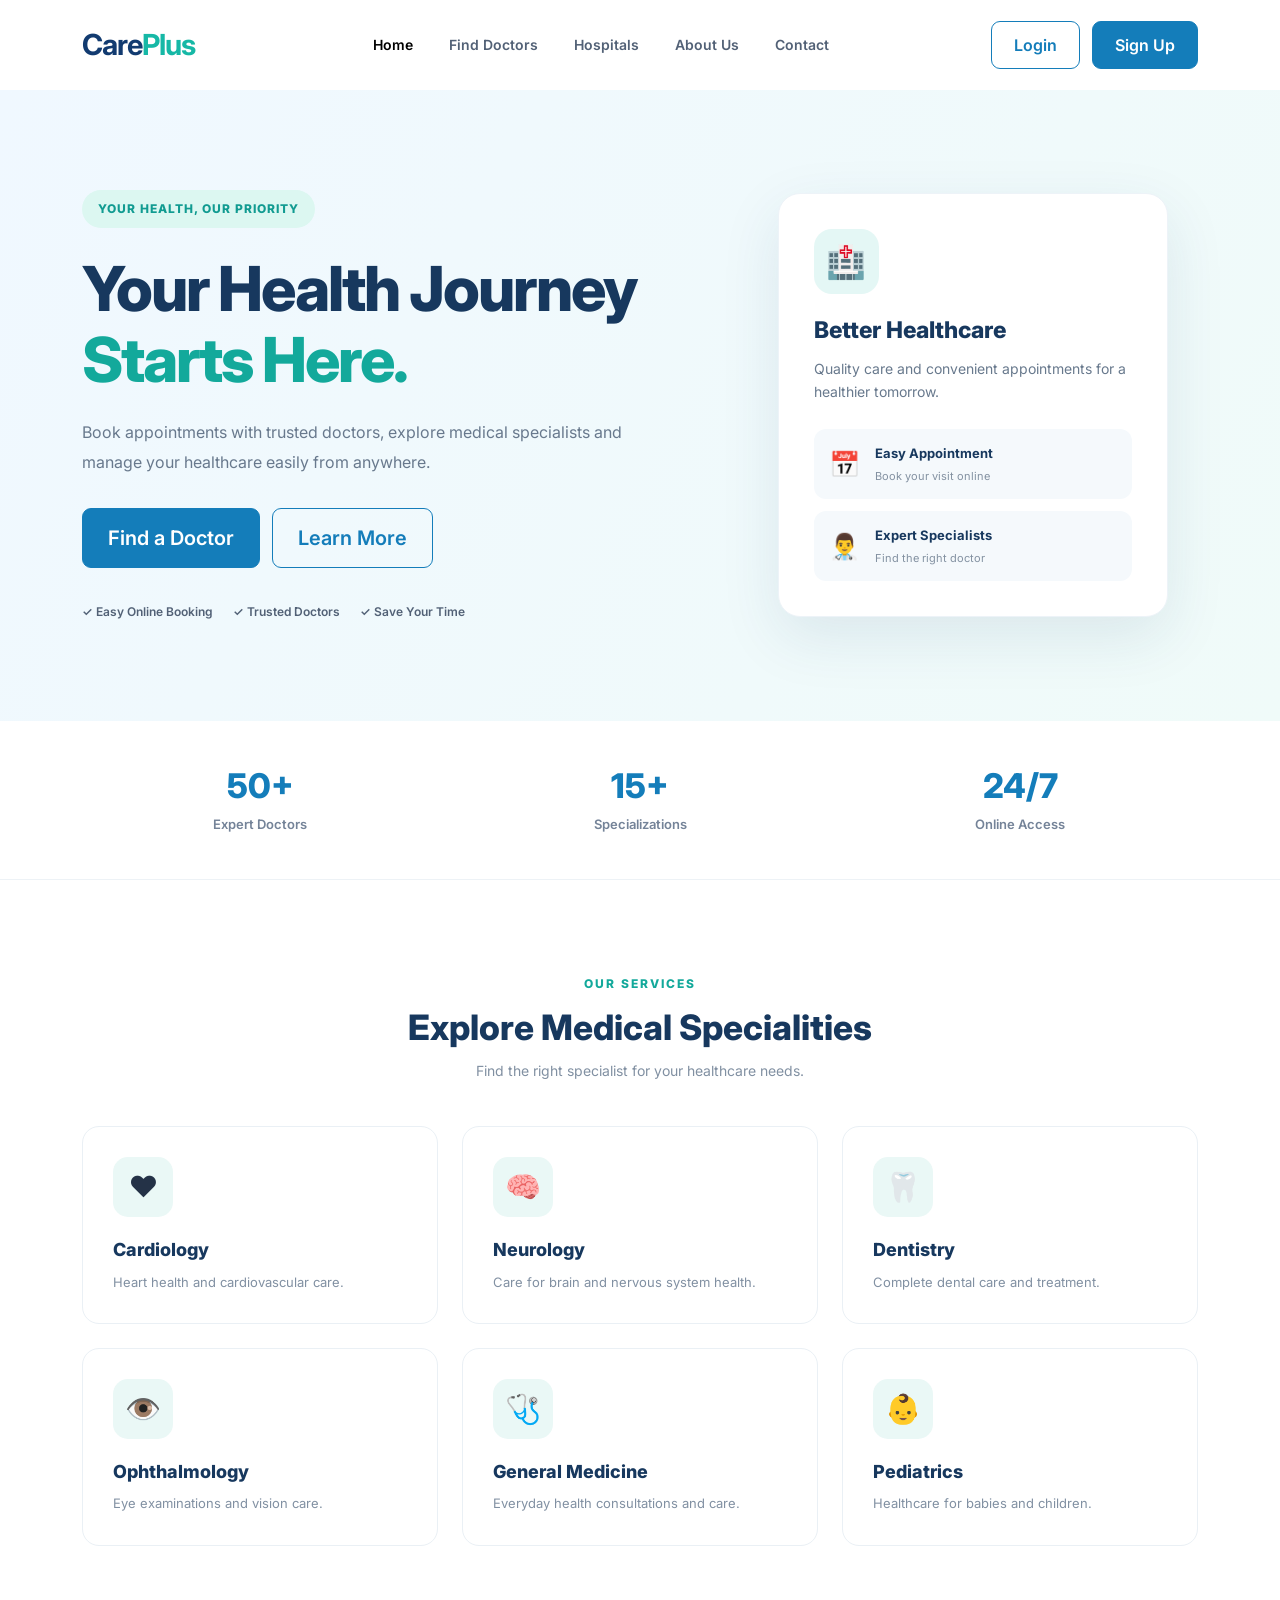
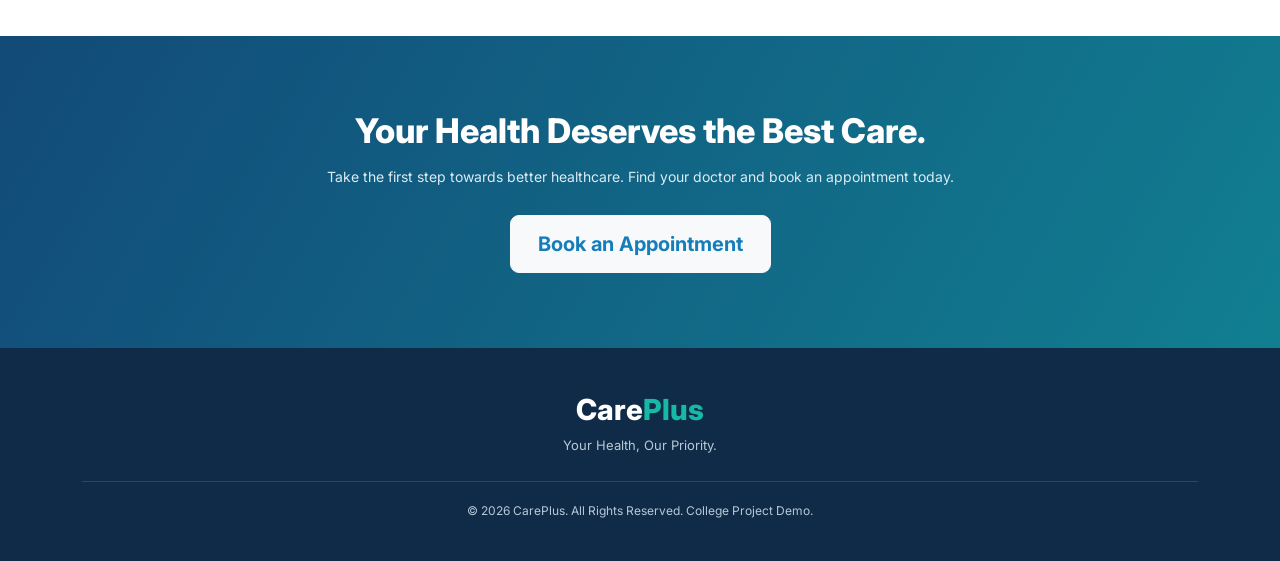
<file: index.html>
<!DOCTYPE html>
<html lang="en">
<head>
    <meta charset="UTF-8">
    <meta name="viewport" content="width=device-width, initial-scale=1.0">

    <title>CarePlus | Smart Healthcare</title>

    <link href="https://cdn.jsdelivr.net/npm/bootstrap@5.3.3/dist/css/bootstrap.min.css" rel="stylesheet">
    <link rel="stylesheet" href="/assets/css/style.css">
</head>

<body>

    <!-- Navigation Bar -->
    <nav class="navbar navbar-expand-lg navbar-light bg-white">
        <div class="container">

            <a class="navbar-brand fw-bold" href="/">
                Care<span>Plus</span>
            </a>

            <button class="navbar-toggler" type="button"
                data-bs-toggle="collapse"
                data-bs-target="#mainNavbar">
                <span class="navbar-toggler-icon"></span>
            </button>

            <div class="collapse navbar-collapse" id="mainNavbar">

                <ul class="navbar-nav mx-auto">
                    <li class="nav-item">
                        <a class="nav-link active" href="/">Home</a>
                    </li>

                    <li class="nav-item">
                        <a class="nav-link" href="/doctors.php">Find Doctors</a>
                    </li>

                    <li class="nav-item">
                        <a class="nav-link" href="/hospitals.php">Hospitals</a>
                    </li>

                    <li class="nav-item">
                        <a class="nav-link" href="/about.php">About Us</a>
                    </li>

                    <li class="nav-item">
                        <a class="nav-link" href="/contact.php">Contact</a>
                    </li>
                </ul>

                <div class="nav-buttons">
                    <a href="/auth/login.php" class="btn btn-outline-primary me-2">
                        Login
                    </a>

                    <a href="/auth/register.php" class="btn btn-primary">
                        Sign Up
                    </a>
                </div>

            </div>
        </div>
    </nav>


    <!-- Hero Section -->
    <section class="hero-section">
        <div class="container">
            <div class="row align-items-center">

                <div class="col-lg-7">

                    <span class="hero-tag">
                        YOUR HEALTH, OUR PRIORITY
                    </span>

                    <h1>
                        Your Health Journey
                        <span>Starts Here.</span>
                    </h1>

                    <p>
                        Book appointments with trusted doctors,
                        explore medical specialists and manage
                        your healthcare easily from anywhere.
                    </p>

                    <div class="hero-buttons">
                        <a href="/doctors.php" class="btn btn-primary btn-lg">
                            Find a Doctor
                        </a>

                        <a href="/about.php" class="btn btn-outline-primary btn-lg">
                            Learn More
                        </a>
                    </div>

                    <div class="hero-trust">
                        <span>✓ Easy Online Booking</span>
                        <span>✓ Trusted Doctors</span>
                        <span>✓ Save Your Time</span>
                    </div>

                </div>

                <div class="col-lg-5">

                    <div class="hero-card">
                        <div class="medical-icon">🏥</div>

                        <h3>Better Healthcare</h3>

                        <p>
                            Quality care and convenient appointments
                            for a healthier tomorrow.
                        </p>

                        <div class="appointment-info">
                            <span>📅</span>
                            <div>
                                <strong>Easy Appointment</strong>
                                <small>Book your visit online</small>
                            </div>
                        </div>

                        <div class="appointment-info">
                            <span>👨‍⚕️</span>
                            <div>
                                <strong>Expert Specialists</strong>
                                <small>Find the right doctor</small>
                            </div>
                        </div>
                    </div>

                </div>

            </div>
        </div>
    </section>


    <!-- Statistics Section -->
    <section class="stats-section">
        <div class="container">
            <div class="row text-center">

                <div class="col-4">
                    <h2>50+</h2>
                    <p>Expert Doctors</p>
                </div>

                <div class="col-4">
                    <h2>15+</h2>
                    <p>Specializations</p>
                </div>

                <div class="col-4">
                    <h2>24/7</h2>
                    <p>Online Access</p>
                </div>

            </div>
        </div>
    </section>


    <!-- Specialities Section -->
    <section class="specialities-section">
        <div class="container">

            <div class="section-heading text-center">
                <span>OUR SERVICES</span>
                <h2>Explore Medical Specialities</h2>
                <p>Find the right specialist for your healthcare needs.</p>
            </div>

            <div class="row g-4">

                <div class="col-md-4">
                    <div class="speciality-card">
                        <div class="speciality-icon">❤️</div>
                        <h4>Cardiology</h4>
                        <p>Heart health and cardiovascular care.</p>
                    </div>
                </div>

                <div class="col-md-4">
                    <div class="speciality-card">
                        <div class="speciality-icon">🧠</div>
                        <h4>Neurology</h4>
                        <p>Care for brain and nervous system health.</p>
                    </div>
                </div>

                <div class="col-md-4">
                    <div class="speciality-card">
                        <div class="speciality-icon">🦷</div>
                        <h4>Dentistry</h4>
                        <p>Complete dental care and treatment.</p>
                    </div>
                </div>

                <div class="col-md-4">
                    <div class="speciality-card">
                        <div class="speciality-icon">👁️</div>
                        <h4>Ophthalmology</h4>
                        <p>Eye examinations and vision care.</p>
                    </div>
                </div>

                <div class="col-md-4">
                    <div class="speciality-card">
                        <div class="speciality-icon">🩺</div>
                        <h4>General Medicine</h4>
                        <p>Everyday health consultations and care.</p>
                    </div>
                </div>

                <div class="col-md-4">
                    <div class="speciality-card">
                        <div class="speciality-icon">👶</div>
                        <h4>Pediatrics</h4>
                        <p>Healthcare for babies and children.</p>
                    </div>
                </div>

            </div>
        </div>
    </section>


    <!-- Call To Action -->
    <section class="cta-section">
        <div class="container text-center">
            <h2>Your Health Deserves the Best Care.</h2>

            <p>
                Take the first step towards better healthcare.
                Find your doctor and book an appointment today.
            </p>

            <a href="/doctors.php" class="btn btn-light btn-lg">
                Book an Appointment
            </a>
        </div>
    </section>


    <!-- Footer -->
    <footer class="footer">
        <div class="container text-center">

            <h3>Care<span>Plus</span></h3>

            <p>Your Health, Our Priority.</p>

            <p class="copyright">
                © 2026 CarePlus. All Rights Reserved.
                College Project Demo.
            </p>

        </div>
    </footer>


    <script src="https://cdn.jsdelivr.net/npm/bootstrap@5.3.3/dist/js/bootstrap.bundle.min.js"></script>
    <script src="/assets/js/script.js"></script>

</body>
</html>
</file>
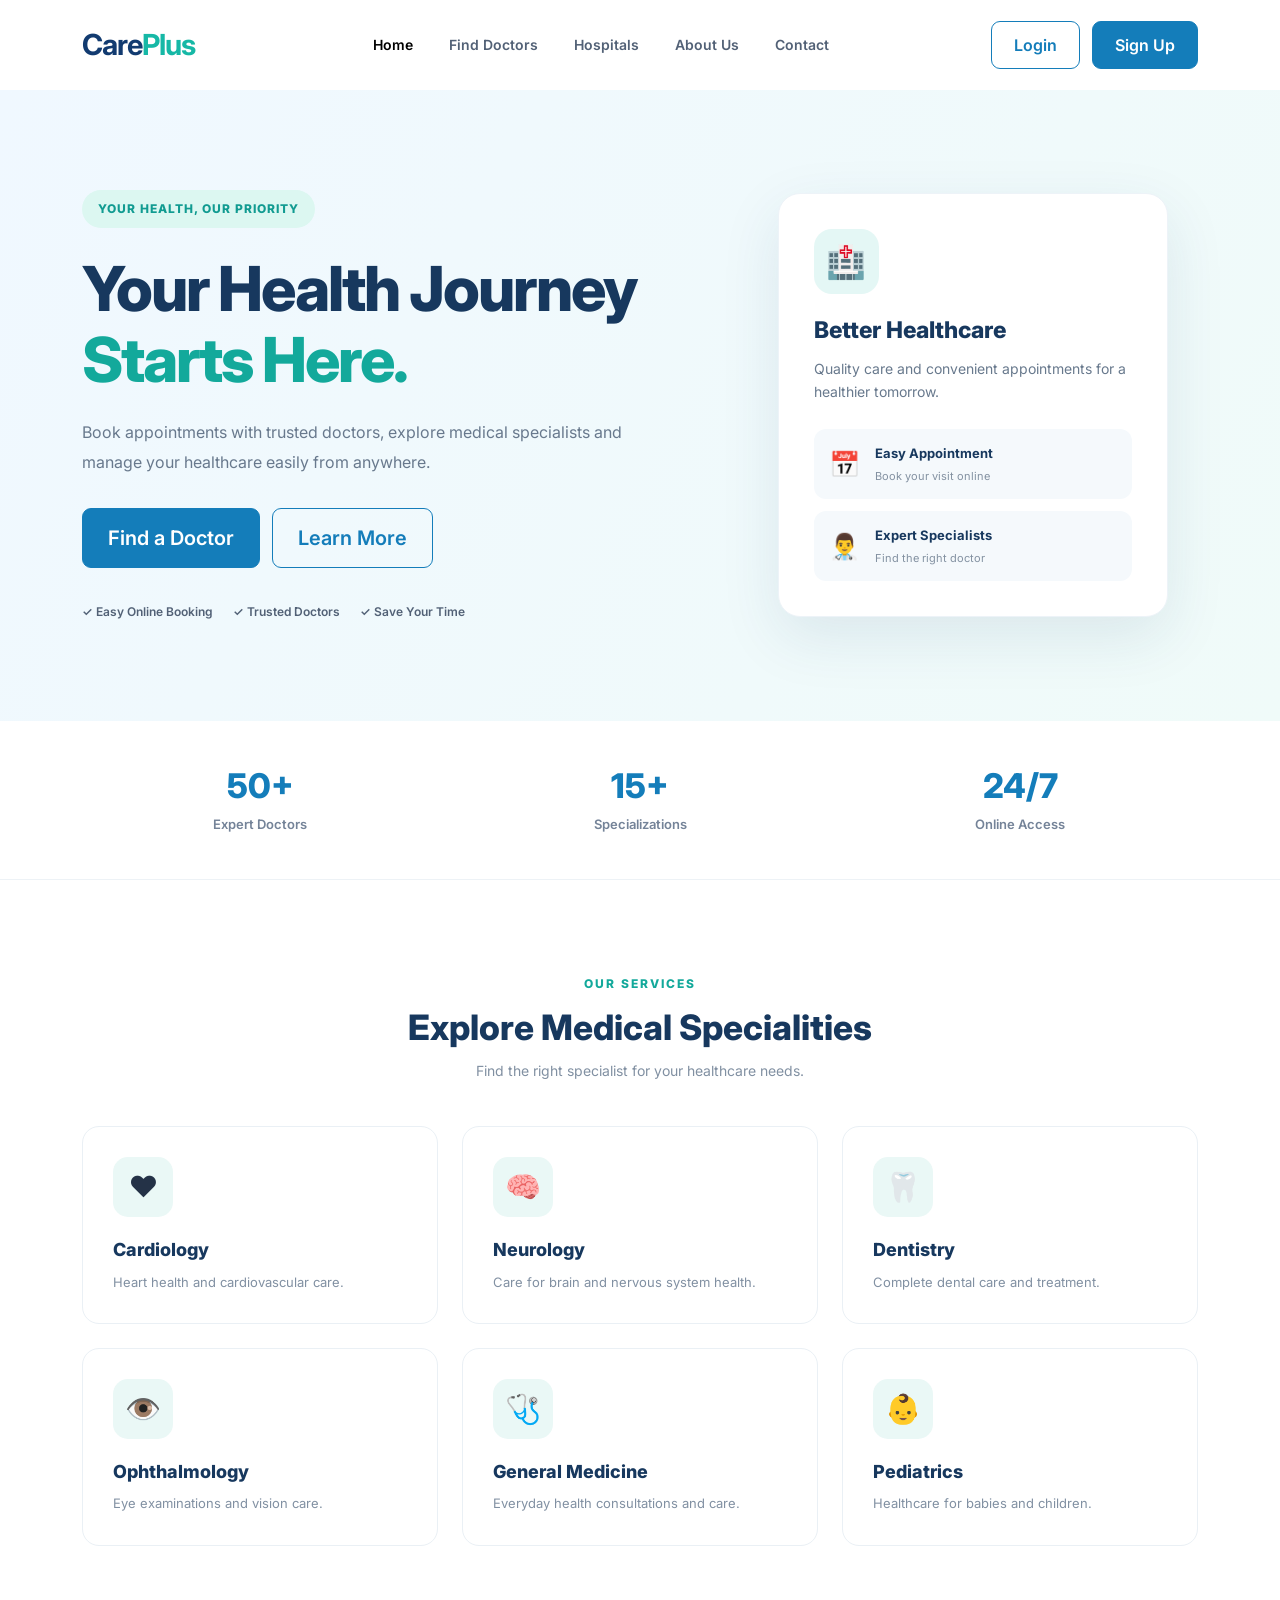
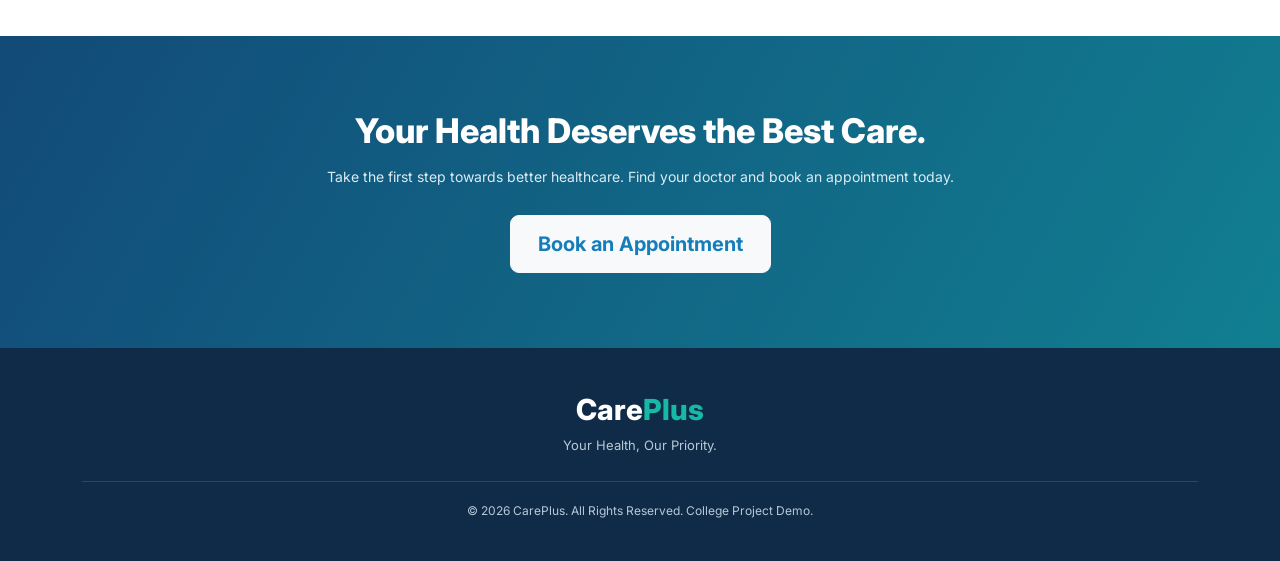
<file: templates/index.html>
<!DOCTYPE html>
<html lang="en">
<head>
    <meta charset="UTF-8">
    <meta name="viewport" content="width=device-width, initial-scale=1.0">
    <title>CarePlus | Smart Healthcare</title>

    <link href="https://cdn.jsdelivr.net/npm/bootstrap@5.3.3/dist/css/bootstrap.min.css" rel="stylesheet">
    <link rel="stylesheet" href="/assets/css/style.css">
</head>

<body>

    <!-- Navigation Bar -->
    <nav class="navbar navbar-expand-lg navbar-light bg-white">
        <div class="container">

            <a class="navbar-brand fw-bold" href="/">
                Care<span>Plus</span>
            </a>

            <button class="navbar-toggler" type="button"
                data-bs-toggle="collapse"
                data-bs-target="#mainNavbar"
                aria-controls="mainNavbar"
                aria-expanded="false"
                aria-label="Toggle navigation">
                <span class="navbar-toggler-icon"></span>
            </button>

            <div class="collapse navbar-collapse" id="mainNavbar">

                <ul class="navbar-nav mx-auto">
                    <li class="nav-item">
                        <a class="nav-link active" href="/">Home</a>
                    </li>

                    <li class="nav-item">
                        <a class="nav-link" href="/doctors">Find Doctors</a>
                    </li>

                    <li class="nav-item">
                        <a class="nav-link" href="/doctors">Hospitals</a>
                    </li>

                    <li class="nav-item">
                        <a class="nav-link" href="/#about">About Us</a>
                    </li>

                    <li class="nav-item">
                        <a class="nav-link" href="/#contact">Contact</a>
                    </li>
                </ul>

                <div class="nav-buttons">
                    <a href="/login" class="btn btn-outline-primary me-2">
                        Login
                    </a>

                    <a href="/register" class="btn btn-primary">
                        Sign Up
                    </a>
                </div>

            </div>
        </div>
    </nav>


    <!-- Hero Section -->
    <section class="hero-section">
        <div class="container">
            <div class="row align-items-center">

                <div class="col-lg-7">

                    <span class="hero-tag">
                        YOUR HEALTH, OUR PRIORITY
                    </span>

                    <h1>
                        Your Health Journey
                        <span>Starts Here.</span>
                    </h1>

                    <p>
                        Book appointments with trusted doctors,
                        explore medical specialists and manage
                        your healthcare easily from anywhere.
                    </p>

                    <div class="hero-buttons">
                        <a href="/doctors" class="btn btn-primary btn-lg">
                            Find a Doctor
                        </a>

                        <a href="/#about" class="btn btn-outline-primary btn-lg">
                            Learn More
                        </a>
                    </div>

                    <div class="hero-trust">
                        <span>✓ Easy Online Booking</span>
                        <span>✓ Trusted Doctors</span>
                        <span>✓ Save Your Time</span>
                    </div>

                </div>

                <div class="col-lg-5">

                    <div class="hero-card">
                        <div class="medical-icon">🏥</div>

                        <h3>Better Healthcare</h3>

                        <p>
                            Quality care and convenient appointments
                            for a healthier tomorrow.
                        </p>

                        <div class="appointment-info">
                            <span>📅</span>
                            <div>
                                <strong>Easy Appointment</strong>
                                <small>Book your visit online</small>
                            </div>
                        </div>

                        <div class="appointment-info">
                            <span>👨‍⚕️</span>
                            <div>
                                <strong>Expert Specialists</strong>
                                <small>Find the right doctor</small>
                            </div>
                        </div>
                    </div>

                </div>

            </div>
        </div>
    </section>


    <!-- Statistics Section -->
    <section class="stats-section">
        <div class="container">
            <div class="row text-center">

                <div class="col-4">
                    <h2>50+</h2>
                    <p>Expert Doctors</p>
                </div>

                <div class="col-4">
                    <h2>15+</h2>
                    <p>Specializations</p>
                </div>

                <div class="col-4">
                    <h2>24/7</h2>
                    <p>Online Access</p>
                </div>

            </div>
        </div>
    </section>


    <!-- Specialities Section -->
    <section class="specialities-section" id="about">
        <div class="container">

            <div class="section-heading text-center">
                <span>OUR SERVICES</span>
                <h2>Explore Medical Specialities</h2>
                <p>Find the right specialist for your healthcare needs.</p>
            </div>

            <div class="row g-4">

                <div class="col-md-4">
                    <div class="speciality-card">
                        <div class="speciality-icon">❤️</div>
                        <h4>Cardiology</h4>
                        <p>Heart health and cardiovascular care.</p>
                    </div>
                </div>

                <div class="col-md-4">
                    <div class="speciality-card">
                        <div class="speciality-icon">🧠</div>
                        <h4>Neurology</h4>
                        <p>Care for brain and nervous system health.</p>
                    </div>
                </div>

                <div class="col-md-4">
                    <div class="speciality-card">
                        <div class="speciality-icon">🦷</div>
                        <h4>Dentistry</h4>
                        <p>Complete dental care and treatment.</p>
                    </div>
                </div>

                <div class="col-md-4">
                    <div class="speciality-card">
                        <div class="speciality-icon">👁️</div>
                        <h4>Ophthalmology</h4>
                        <p>Eye examinations and vision care.</p>
                    </div>
                </div>

                <div class="col-md-4">
                    <div class="speciality-card">
                        <div class="speciality-icon">🩺</div>
                        <h4>General Medicine</h4>
                        <p>Everyday health consultations and care.</p>
                    </div>
                </div>

                <div class="col-md-4">
                    <div class="speciality-card">
                        <div class="speciality-icon">👶</div>
                        <h4>Pediatrics</h4>
                        <p>Healthcare for babies and children.</p>
                    </div>
                </div>

            </div>
        </div>
    </section>


    <!-- Call To Action -->
    <section class="cta-section">
        <div class="container text-center">
            <h2>Your Health Deserves the Best Care.</h2>

            <p>
                Take the first step towards better healthcare.
                Find your doctor and book an appointment today.
            </p>

            <a href="/doctors" class="btn btn-light btn-lg">
                Book an Appointment
            </a>
        </div>
    </section>


    <!-- Footer -->
    <footer class="footer" id="contact">
        <div class="container text-center">

            <h3>Care<span>Plus</span></h3>

            <p>Your Health, Our Priority.</p>

            <p class="copyright">
                © 2026 CarePlus. All Rights Reserved.
                College Project Demo.
            </p>

        </div>
    </footer>


    <script src="https://cdn.jsdelivr.net/npm/bootstrap@5.3.3/dist/js/bootstrap.bundle.min.js"></script>
    <script src="/assets/js/script.js"></script>

</body>
</html>
</file>
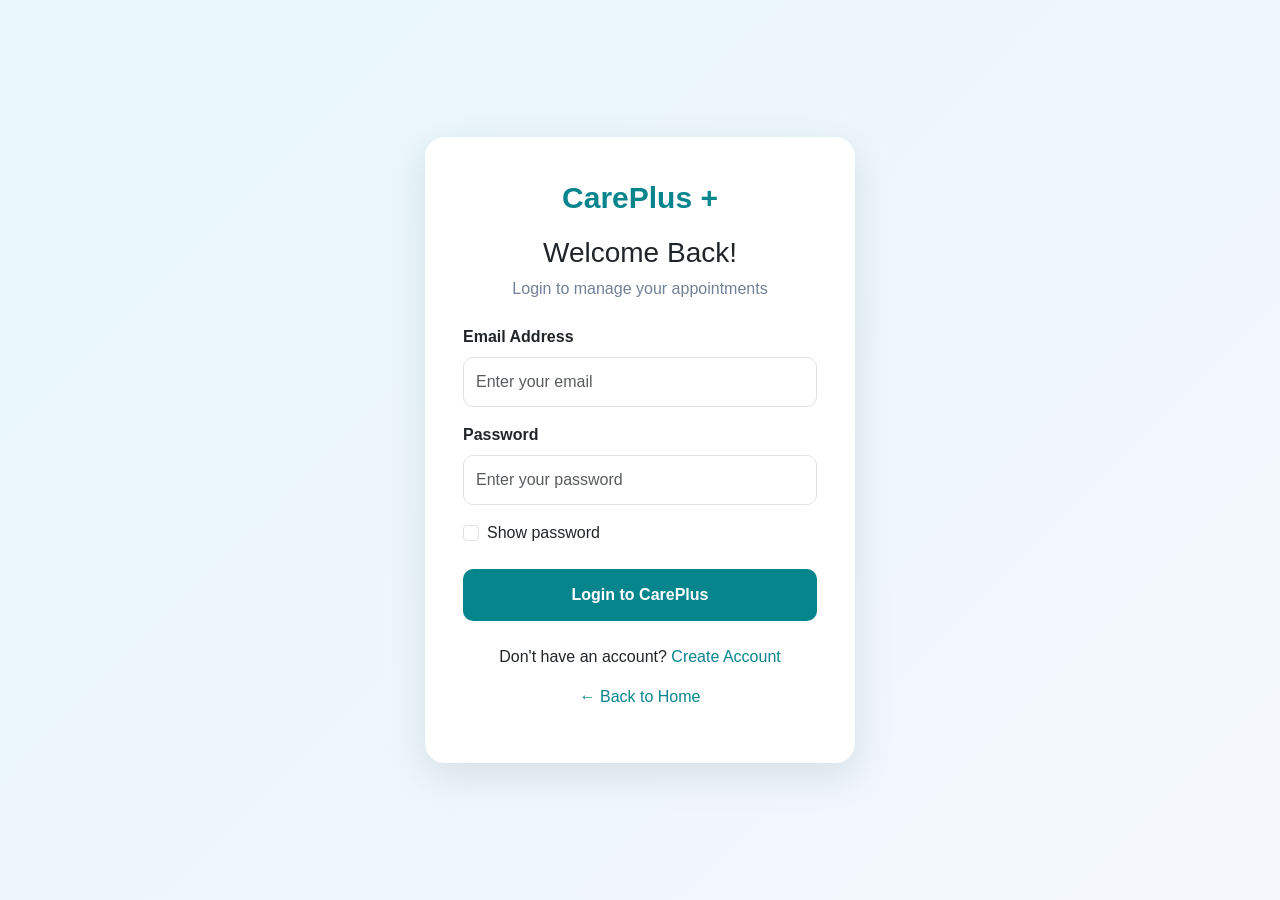
<file: templates/login.html>
<!DOCTYPE html>
<html lang="en">
<head>
    <meta charset="UTF-8">
    <meta name="viewport" content="width=device-width, initial-scale=1.0">
    <title>Login | CarePlus</title>
    <link href="https://cdn.jsdelivr.net/npm/bootstrap@5.3.3/dist/css/bootstrap.min.css" rel="stylesheet">
    <style>
        body {
            min-height: 100vh;
            background: linear-gradient(135deg, #e8f7fa, #f4f7fc);
            display: flex;
            align-items: center;
            justify-content: center;
            font-family: Arial, sans-serif;
            padding: 20px;
        }
        .login-card {
            width: 100%;
            max-width: 430px;
            background: white;
            padding: 38px;
            border-radius: 20px;
            box-shadow: 0 12px 40px rgba(20, 60, 80, .12);
        }
        .logo {
            color: #07858d;
            font-size: 30px;
            font-weight: bold;
        }
        .subtitle { color: #718096; }
        .form-control {
            padding: 12px;
            border-radius: 10px;
        }
        .btn-login {
            background: #07858d;
            color: white;
            padding: 13px;
            border-radius: 10px;
            font-weight: bold;
        }
        .btn-login:hover {
            background: #066d75;
            color: white;
        }
        a { color: #07858d; text-decoration: none; }
    </style>
</head>
<body>
    <div class="login-card">
        <div class="text-center mb-4">
            <div class="logo">CarePlus +</div>
            <h3 class="mt-3">Welcome Back!</h3>
            <p class="subtitle">Login to manage your appointments</p>
        </div>

        <div id="message"></div>

        <form id="loginForm">
            <div class="mb-3">
                <label class="form-label fw-semibold">Email Address</label>
                <input type="email" id="email" class="form-control"
                       placeholder="Enter your email" required>
            </div>

            <div class="mb-3">
                <label class="form-label fw-semibold">Password</label>
                <input type="password" id="password" class="form-control"
                       placeholder="Enter your password" required>
            </div>

            <div class="form-check mb-4">
                <input class="form-check-input" type="checkbox" id="showPassword">
                <label class="form-check-label" for="showPassword">
                    Show password
                </label>
            </div>

            <button type="submit" class="btn btn-login w-100">
                Login to CarePlus
            </button>
        </form>

        <p class="text-center mt-4 mb-0">
            Don't have an account?
            <a href="/register">Create Account</a>
        </p>

        <p class="text-center mt-3">
            <a href="/">← Back to Home</a>
        </p>
    </div>

    <script>
        document.getElementById("showPassword").addEventListener("change", function () {
            document.getElementById("password").type =
                this.checked ? "text" : "password";
        });

        document.getElementById("loginForm").addEventListener("submit", async function (e) {
            e.preventDefault();

            const message = document.getElementById("message");
            message.innerHTML = "";

            try {
                const response = await fetch("/api/login", {
                    method: "POST",
                    headers: { "Content-Type": "application/json" },
                    body: JSON.stringify({
                        email: document.getElementById("email").value.trim(),
                        password: document.getElementById("password").value
                    })
                });

                const result = await response.json();

                if (result.success) {
                    message.innerHTML =
                        '<div class="alert alert-success">Login successful! Redirecting...</div>';
                    window.location.href = result.redirect || "/patient/dashboard";
                } else {
                    message.innerHTML =
                        '<div class="alert alert-danger">' +
                        (result.message || "Login failed. Please try again.") +
                        '</div>';
                }
            } catch (error) {
                message.innerHTML =
                    '<div class="alert alert-danger">Server connection failed. Please try again.</div>';
            }
        });
    </script>
</body>
</html>
</file>
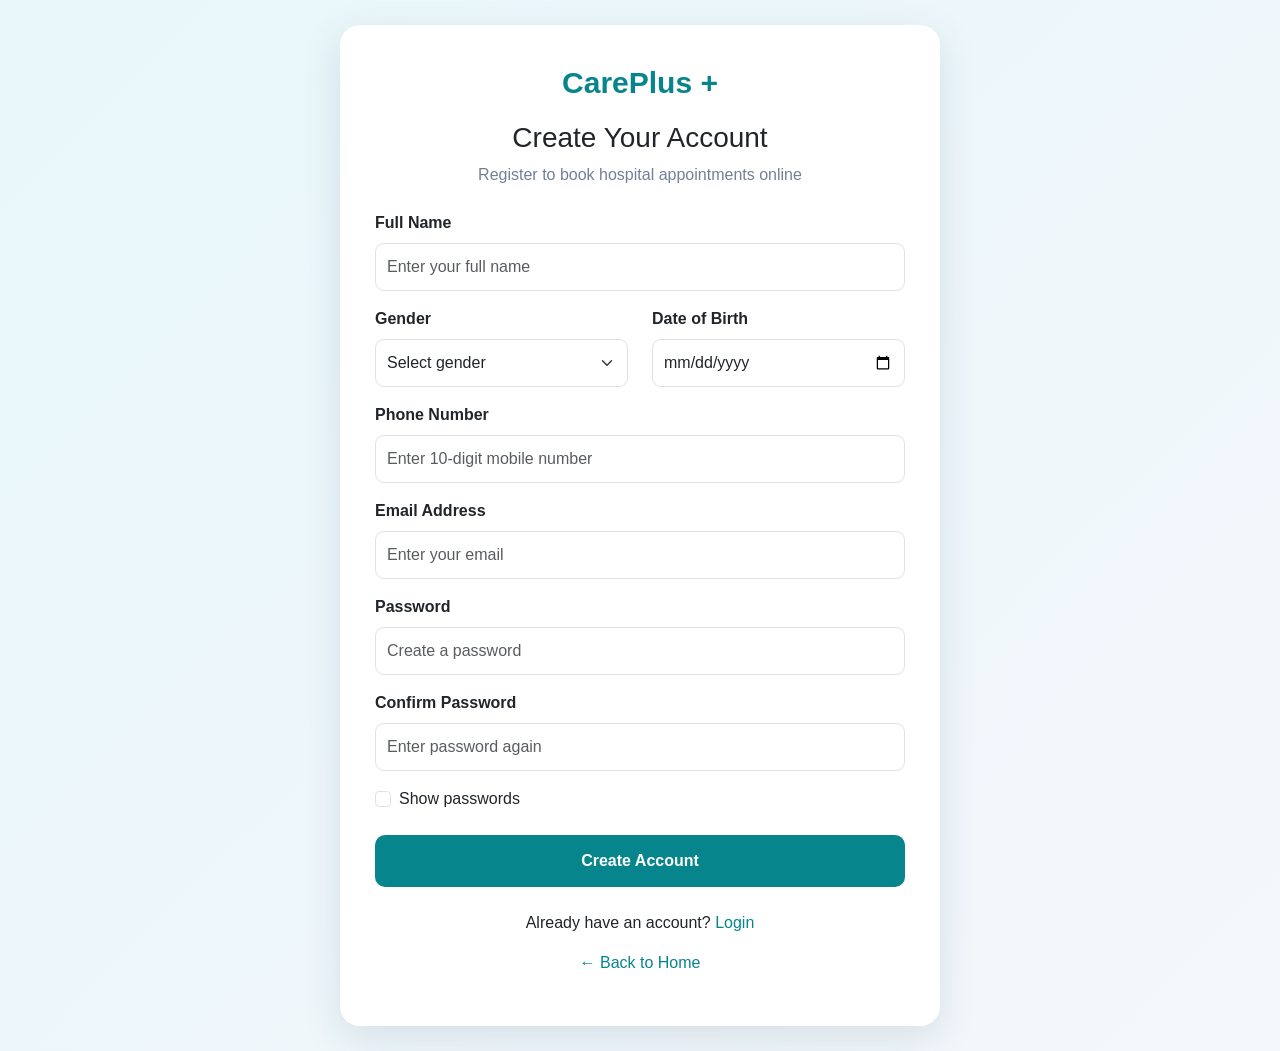
<file: templates/register.html>
<!DOCTYPE html>
<html lang="en">
<head>
    <meta charset="UTF-8">
    <meta name="viewport" content="width=device-width, initial-scale=1.0">
    <title>Register | CarePlus</title>
    <link href="https://cdn.jsdelivr.net/npm/bootstrap@5.3.3/dist/css/bootstrap.min.css" rel="stylesheet">
    <style>
        body {
            min-height: 100vh;
            background: linear-gradient(135deg, #e8f7fa, #f4f7fc);
            display: flex;
            align-items: center;
            justify-content: center;
            padding: 25px 15px;
            font-family: Arial, sans-serif;
        }
        .register-card {
            width: 100%;
            max-width: 600px;
            background: white;
            padding: 35px;
            border-radius: 20px;
            box-shadow: 0 12px 40px rgba(20, 60, 80, .12);
        }
        .logo {
            color: #07858d;
            font-size: 30px;
            font-weight: bold;
        }
        .subtitle { color: #718096; }
        .form-control, .form-select {
            padding: 11px;
            border-radius: 9px;
        }
        .btn-register {
            background: #07858d;
            color: white;
            padding: 13px;
            border-radius: 10px;
            font-weight: bold;
        }
        .btn-register:hover {
            background: #066d75;
            color: white;
        }
        a { color: #07858d; text-decoration: none; }
    </style>
</head>
<body>
<div class="register-card">
    <div class="text-center mb-4">
        <div class="logo">CarePlus +</div>
        <h3 class="mt-3">Create Your Account</h3>
        <p class="subtitle">Register to book hospital appointments online</p>
    </div>

    <div id="message"></div>

    <form id="registerForm">
        <div class="mb-3">
            <label class="form-label fw-semibold">Full Name</label>
            <input type="text" id="full_name" class="form-control"
                   placeholder="Enter your full name" required maxlength="100">
        </div>

        <div class="row">
            <div class="col-md-6 mb-3">
                <label class="form-label fw-semibold">Gender</label>
                <select id="gender" class="form-select" required>
                    <option value="">Select gender</option>
                    <option value="Male">Male</option>
                    <option value="Female">Female</option>
                    <option value="Other">Other</option>
                </select>
            </div>

            <div class="col-md-6 mb-3">
                <label class="form-label fw-semibold">Date of Birth</label>
                <input type="date" id="date_of_birth" class="form-control" required>
            </div>
        </div>

        <div class="mb-3">
            <label class="form-label fw-semibold">Phone Number</label>
            <input type="tel" id="phone" class="form-control"
                   placeholder="Enter 10-digit mobile number"
                   pattern="[0-9]{10}" maxlength="10" required>
        </div>

        <div class="mb-3">
            <label class="form-label fw-semibold">Email Address</label>
            <input type="email" id="email" class="form-control"
                   placeholder="Enter your email" required maxlength="150">
        </div>

        <div class="mb-3">
            <label class="form-label fw-semibold">Password</label>
            <input type="password" id="password" class="form-control"
                   placeholder="Create a password" minlength="8" required>
        </div>

        <div class="mb-3">
            <label class="form-label fw-semibold">Confirm Password</label>
            <input type="password" id="confirm_password" class="form-control"
                   placeholder="Enter password again" required>
        </div>

        <div class="form-check mb-4">
            <input type="checkbox" class="form-check-input" id="showPassword">
            <label class="form-check-label" for="showPassword">
                Show passwords
            </label>
        </div>

        <button type="submit" class="btn btn-register w-100">
            Create Account
        </button>
    </form>

    <p class="text-center mt-4 mb-0">
        Already have an account? <a href="/login">Login</a>
    </p>
    <p class="text-center mt-3">
        <a href="/">← Back to Home</a>
    </p>
</div>

<script>
    document.getElementById("date_of_birth").max =
        new Date().toISOString().split("T")[0];

    document.getElementById("showPassword").addEventListener("change", function () {
        const type = this.checked ? "text" : "password";
        document.getElementById("password").type = type;
        document.getElementById("confirm_password").type = type;
    });

    document.getElementById("registerForm").addEventListener("submit", async function(e) {
        e.preventDefault();

        const message = document.getElementById("message");
        const password = document.getElementById("password").value;
        const confirmPassword = document.getElementById("confirm_password").value;

        if (password !== confirmPassword) {
            message.innerHTML = '<div class="alert alert-danger">Passwords do not match.</div>';
            return;
        }

        const payload = {
            full_name: document.getElementById("full_name").value.trim(),
            gender: document.getElementById("gender").value,
            date_of_birth: document.getElementById("date_of_birth").value,
            phone: document.getElementById("phone").value.trim(),
            email: document.getElementById("email").value.trim(),
            password: password
        };

        try {
            const response = await fetch("/api/register", {
                method: "POST",
                headers: {"Content-Type": "application/json"},
                body: JSON.stringify(payload)
            });

            const result = await response.json();

            if (result.success) {
                message.innerHTML = '<div class="alert alert-success">Registration successful! Redirecting to login...</div>';
                setTimeout(() => window.location.href = "/login", 1200);
            } else {
                message.innerHTML = '<div class="alert alert-danger">' +
                    (result.message || "Registration failed.") + '</div>';
            }
        } catch (error) {
            message.innerHTML = '<div class="alert alert-danger">Server connection failed.</div>';
        }
    });
</script>
</body>
</html>
</file>
<file: assets/css/style.css>
/* =====================================
   CAREPLUS - MAIN WEBSITE STYLING
===================================== */

/* Google Font */
@import url('https://fonts.googleapis.com/css2?family=Inter:wght@400;500;600;700;800&display=swap');

/* Global Settings */
* {
    margin: 0;
    padding: 0;
    box-sizing: border-box;
}

body {
    font-family: 'Inter', sans-serif;
    color: #243247;
    background-color: #ffffff;
    overflow-x: hidden;
}

a {
    text-decoration: none;
}

/* Navigation Bar */
.navbar {
    padding: 18px 0;
    box-shadow: 0 3px 20px rgba(0, 0, 0, 0.04);
}

.navbar-brand {
    font-size: 29px;
    color: #123b70 !important;
    letter-spacing: -1px;
}

.navbar-brand span,
.footer span {
    color: #16b8a6;
}

.nav-link {
    font-size: 14px;
    font-weight: 600;
    color: #526176;
    margin: 0 10px;
    transition: 0.3s;
}

.nav-link:hover,
.nav-link.active {
    color: #16a99b;
}

.btn-primary {
    background: #147dba;
    border-color: #147dba;
    border-radius: 9px;
    padding: 11px 22px;
    font-weight: 600;
    transition: 0.3s;
}

.btn-primary:hover {
    background: #105f91;
    border-color: #105f91;
    transform: translateY(-2px);
}

.btn-outline-primary {
    color: #147dba;
    border-color: #147dba;
    border-radius: 9px;
    padding: 11px 22px;
    font-weight: 600;
}

/* Hero Section */
.hero-section {
    padding: 100px 0;
    background: linear-gradient(120deg, #f0f8ff, #f0fbf9);
    position: relative;
}

.hero-tag {
    display: inline-block;
    color: #119b91;
    background: #dcf7f1;
    padding: 10px 16px;
    border-radius: 30px;
    font-size: 12px;
    font-weight: 800;
    letter-spacing: 1px;
    margin-bottom: 25px;
}

.hero-section h1 {
    font-size: clamp(38px, 5vw, 62px);
    font-weight: 800;
    line-height: 1.15;
    color: #17385e;
    letter-spacing: -2px;
    margin-bottom: 22px;
}

.hero-section h1 span {
    display: block;
    color: #13a99b;
}

.hero-section p {
    color: #68798d;
    font-size: 16px;
    line-height: 1.9;
    max-width: 540px;
    margin-bottom: 30px;
}

.hero-buttons {
    display: flex;
    flex-wrap: wrap;
    gap: 12px;
}

.hero-buttons .btn {
    padding: 14px 25px;
}

.hero-trust {
    display: flex;
    flex-wrap: wrap;
    gap: 20px;
    margin-top: 35px;
    color: #526176;
    font-size: 12px;
    font-weight: 600;
}

/* Hero Information Card */
.hero-card {
    background: #ffffff;
    padding: 35px;
    border-radius: 22px;
    box-shadow: 0 20px 60px rgba(30, 72, 110, 0.10);
    max-width: 390px;
    margin: 0 auto;
    border: 1px solid #edf3f8;
}

.medical-icon {
    width: 65px;
    height: 65px;
    display: flex;
    align-items: center;
    justify-content: center;
    background: #e4f7f5;
    border-radius: 18px;
    font-size: 32px;
    margin-bottom: 23px;
}

.hero-card h3 {
    font-size: 23px;
    font-weight: 800;
    color: #17385e;
    margin-bottom: 12px;
}

.hero-card p {
    font-size: 14px;
    line-height: 1.7;
    margin-bottom: 25px;
}

.appointment-info {
    display: flex;
    align-items: center;
    gap: 15px;
    background: #f5f9fc;
    padding: 15px;
    border-radius: 12px;
    margin-top: 12px;
}

.appointment-info > span {
    font-size: 25px;
}

.appointment-info strong,
.appointment-info small {
    display: block;
}

.appointment-info strong {
    color: #17385e;
    font-size: 13px;
}

.appointment-info small {
    color: #8391a1;
    font-size: 11px;
    margin-top: 4px;
}

/* Statistics Section */
.stats-section {
    padding: 45px 0;
    background: #ffffff;
    border-bottom: 1px solid #edf2f6;
}

.stats-section h2 {
    color: #147dba;
    font-size: 34px;
    font-weight: 800;
}

.stats-section p {
    color: #748398;
    font-size: 13px;
    font-weight: 600;
    margin: 0;
}

/* Specialities Section */
.specialities-section {
    padding: 90px 0;
    background: #ffffff;
}

.section-heading {
    margin-bottom: 45px;
}

.section-heading span {
    color: #13a99b;
    font-size: 12px;
    font-weight: 800;
    letter-spacing: 2px;
}

.section-heading h2 {
    color: #17385e;
    font-size: 35px;
    font-weight: 800;
    margin-top: 12px;
    margin-bottom: 12px;
}

.section-heading p {
    color: #8190a2;
    font-size: 14px;
}

.speciality-card {
    background: #ffffff;
    border: 1px solid #eaf0f5;
    padding: 30px;
    border-radius: 17px;
    height: 100%;
    transition: 0.3s ease;
}

.speciality-card:hover {
    transform: translateY(-7px);
    box-shadow: 0 15px 35px rgba(28, 71, 110, 0.09);
    border-color: #c5e9e4;
}

.speciality-icon {
    width: 60px;
    height: 60px;
    display: flex;
    align-items: center;
    justify-content: center;
    border-radius: 15px;
    background: #eaf8f6;
    font-size: 29px;
    margin-bottom: 22px;
}

.speciality-card h4 {
    font-size: 18px;
    font-weight: 800;
    color: #17385e;
    margin-bottom: 10px;
}

.speciality-card p {
    color: #8190a2;
    font-size: 13px;
    line-height: 1.7;
    margin: 0;
}

/* Call To Action */
.cta-section {
    background: linear-gradient(120deg, #124a78, #117f91);
    padding: 75px 20px;
    color: #ffffff;
}

.cta-section h2 {
    font-size: 34px;
    font-weight: 800;
    margin-bottom: 15px;
}

.cta-section p {
    color: #dcecf3;
    font-size: 14px;
    margin-bottom: 28px;
}

.cta-section .btn {
    color: #147dba;
    font-weight: 700;
    border-radius: 9px;
    padding: 13px 27px;
}

/* Footer */
.footer {
    background: #102b48;
    color: #ffffff;
    padding: 45px 15px 25px;
}

.footer h3 {
    font-size: 29px;
    font-weight: 800;
}

.footer p {
    color: #b8c8d7;
    font-size: 13px;
}

.footer .copyright {
    border-top: 1px solid rgba(255, 255, 255, 0.12);
    padding-top: 20px;
    margin-top: 25px;
    font-size: 12px;
}

/* Responsive Design */
@media (max-width: 991px) {
    .hero-section {
        padding: 70px 0;
    }

    .hero-card {
        margin-top: 50px;
    }

    .nav-buttons {
        padding-top: 15px;
    }
}

@media (max-width: 576px) {
    .hero-section {
        padding: 55px 0;
    }

    .hero-section h1 {
        font-size: 39px;
    }

    .hero-trust {
        gap: 12px;
    }

    .section-heading h2 {
        font-size: 27px;
    }

    .specialities-section {
        padding: 65px 0;
    }

    .cta-section h2 {
        font-size: 27px;
    }

}
    
/* =====================================
   CAREPLUS - DOCTORS DIRECTORY PAGE
===================================== */

.doctors-hero {
    padding: 75px 0 85px;
    background: linear-gradient(120deg, #edf7ff, #eafaf7);
}

.doctors-hero h1 {
    color: #17385e;
    font-size: clamp(32px, 5vw, 48px);
    font-weight: 800;
    margin: 15px 0;
}

.doctors-hero p {
    color: #748398;
    font-size: 15px;
}

.doctors-directory {
    padding: 65px 0 90px;
    background: #f8fbfd;
}

.doctor-search-panel {
    background: #ffffff;
    padding: 28px;
    border-radius: 18px;
    box-shadow: 0 10px 35px rgba(30, 72, 110, 0.07);
    margin-top: -105px;
    position: relative;
    margin-bottom: 65px;
}

.doctor-search-panel .form-label {
    color: #17385e;
    font-size: 13px;
    font-weight: 700;
}

.doctor-search-panel .form-control,
.doctor-search-panel .form-select {
    padding: 13px;
    border-radius: 9px;
    border: 1px solid #e1e9f0;
    font-size: 13px;
}

.doctor-search-panel .form-control:focus,
.doctor-search-panel .form-select:focus {
    border-color: #13a99b;
    box-shadow: 0 0 0 3px rgba(19, 169, 155, 0.1);
}

.directory-heading {
    display: flex;
    justify-content: space-between;
    align-items: end;
    gap: 15px;
    margin-bottom: 30px;
}

.directory-heading span {
    color: #13a99b;
    font-size: 11px;
    font-weight: 800;
    letter-spacing: 2px;
}

.directory-heading h2 {
    color: #17385e;
    font-size: 32px;
    font-weight: 800;
    margin-top: 8px;
}

.directory-heading p {
    color: #748398;
    font-size: 13px;
    font-weight: 600;
}

.doctor-card {
    background: #ffffff;
    border: 1px solid #eaf0f5;
    border-radius: 18px;
    padding: 25px;
    height: 100%;
    transition: 0.3s ease;
}

.doctor-card:hover {
    transform: translateY(-6px);
    box-shadow: 0 15px 35px rgba(28, 71, 110, 0.09);
    border-color: #c5e9e4;
}

.doctor-avatar {
    width: 68px;
    height: 68px;
    border-radius: 18px;
    background: linear-gradient(135deg, #dff4f3, #e5f0ff);
    color: #147dba;
    display: flex;
    align-items: center;
    justify-content: center;
    font-size: 27px;
    font-weight: 800;
    margin-bottom: 18px;
}

.doctor-specialty {
    display: inline-block;
    background: #e7f8f5;
    color: #119b91;
    padding: 7px 12px;
    border-radius: 30px;
    font-size: 10px;
    font-weight: 800;
}

.doctor-card h3 {
    color: #17385e;
    font-size: 20px;
    font-weight: 800;
    margin: 16px 0 7px;
}

.doctor-qualification {
    color: #8190a2;
    font-size: 12px;
    min-height: 20px;
    margin-bottom: 20px;
}

.doctor-details {
    display: flex;
    justify-content: space-between;
    padding: 12px 0;
    border-top: 1px solid #edf2f6;
    font-size: 12px;
}

.doctor-details span {
    color: #8190a2;
}

.doctor-details strong {
    color: #344c66;
}

.doctor-card-bottom {
    display: flex;
    align-items: center;
    justify-content: space-between;
    gap: 10px;
    border-top: 1px solid #edf2f6;
    padding-top: 18px;
    margin-top: 8px;
}

.doctor-card-bottom small,
.doctor-card-bottom strong {
    display: block;
}

.doctor-card-bottom small {
    color: #8190a2;
    font-size: 10px;
    margin-bottom: 5px;
}

.doctor-card-bottom strong {
    color: #13a99b;
    font-size: 21px;
    font-weight: 800;
}

.doctor-card-bottom .btn {
    font-size: 12px;
    padding: 10px 14px;
}

.demo-note {
    color: #a0aab5;
    font-size: 10px;
    margin: 16px 0 0;
    text-align: center;
}

.no-doctors {
    text-align: center;
    background: white;
    border-radius: 16px;
    padding: 45px 20px;
    margin-top: 20px;
}

.no-doctors h3 {
    color: #17385e;
    font-weight: 800;
}

.no-doctors p {
    color: #8190a2;
    margin: 10px 0 0;
}

@media (max-width: 576px) {
    .doctors-hero {
        padding: 55px 15px 75px;
    }

    .doctor-search-panel {
        padding: 20px;
    }

    .directory-heading {
        align-items: start;
        flex-direction: column;
    }

    .directory-heading h2 {
        font-size: 27px;
    }

    .doctor-card {
        padding: 22px;
    }
}
</file>
